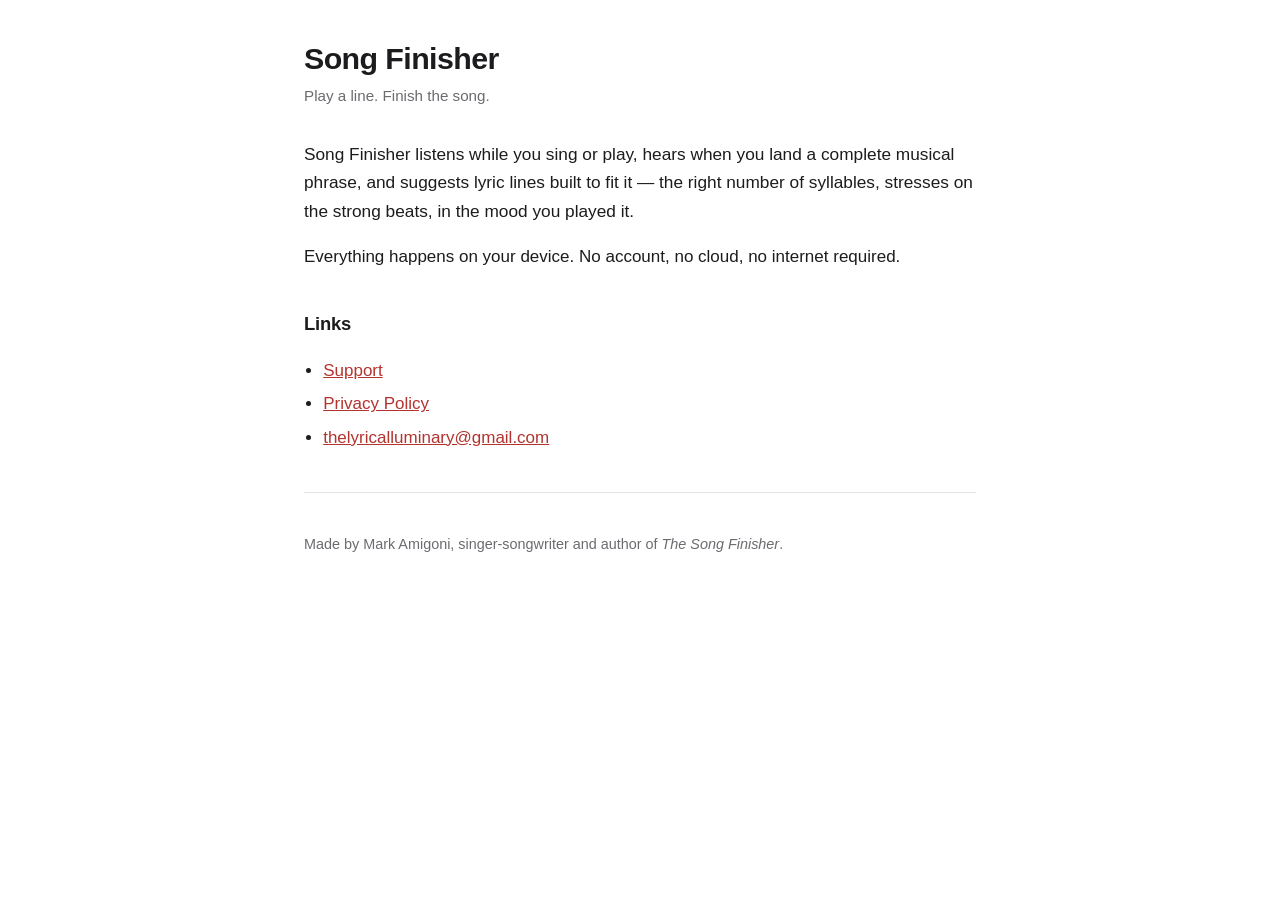
<file: index.html>
<!doctype html>
<html lang="en">
<head>
<meta charset="utf-8">
<meta name="viewport" content="width=device-width, initial-scale=1">
<title>Song Finisher</title>
<link rel="stylesheet" href="style.css">
</head>
<body>
<main>
  <h1>Song Finisher</h1>
  <p class="sub">Play a line. Finish the song.</p>

  <p class="lede">Song Finisher listens while you sing or play, hears when you land a
  complete musical phrase, and suggests lyric lines built to fit it — the right number of
  syllables, stresses on the strong beats, in the mood you played it.</p>

  <p>Everything happens on your device. No account, no cloud, no internet required.</p>

  <h2>Links</h2>
  <ul>
    <li><a href="support.html">Support</a></li>
    <li><a href="privacy.html">Privacy Policy</a></li>
    <li><a href="mailto:thelyricalluminary@gmail.com">thelyricalluminary@gmail.com</a></li>
  </ul>

  <hr>
  <footer>Made by Mark Amigoni, singer-songwriter and author of
  <em>The Song Finisher</em>.</footer>
</main>
</body>
</html>
</file>
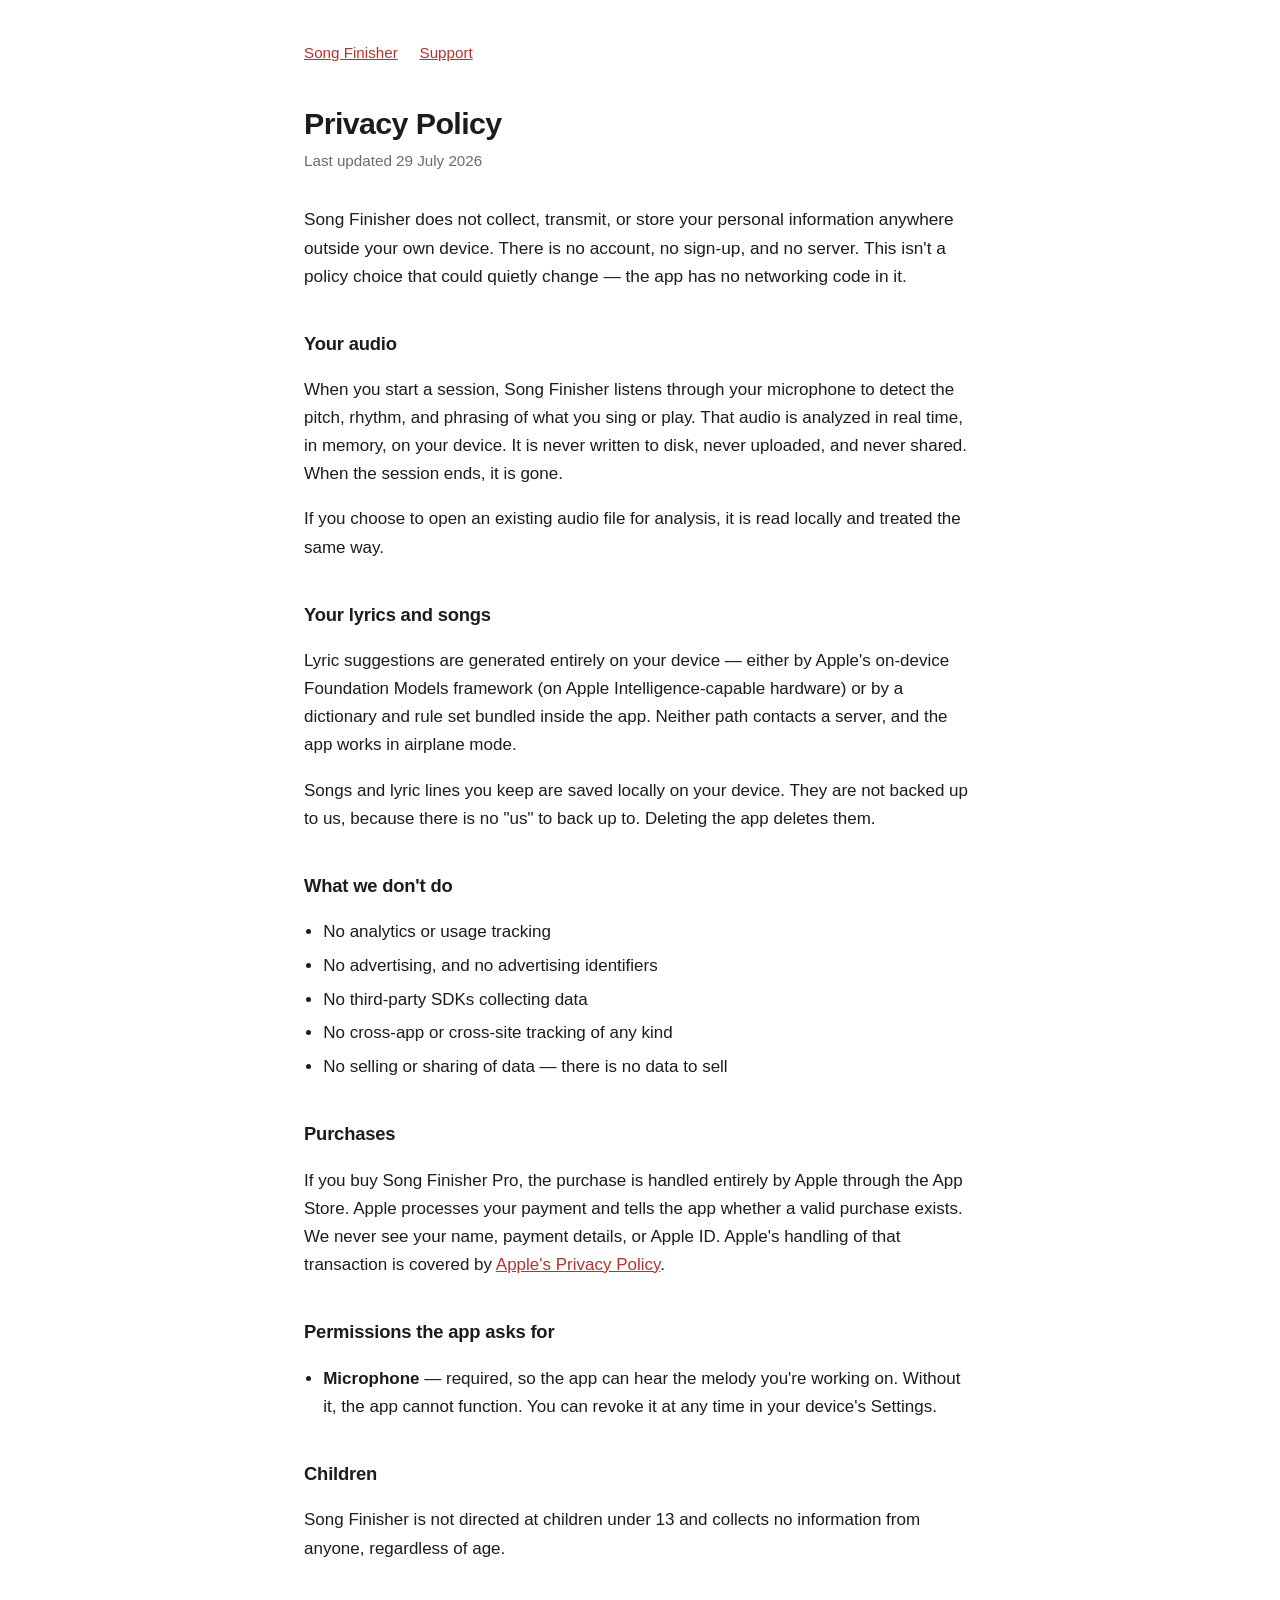
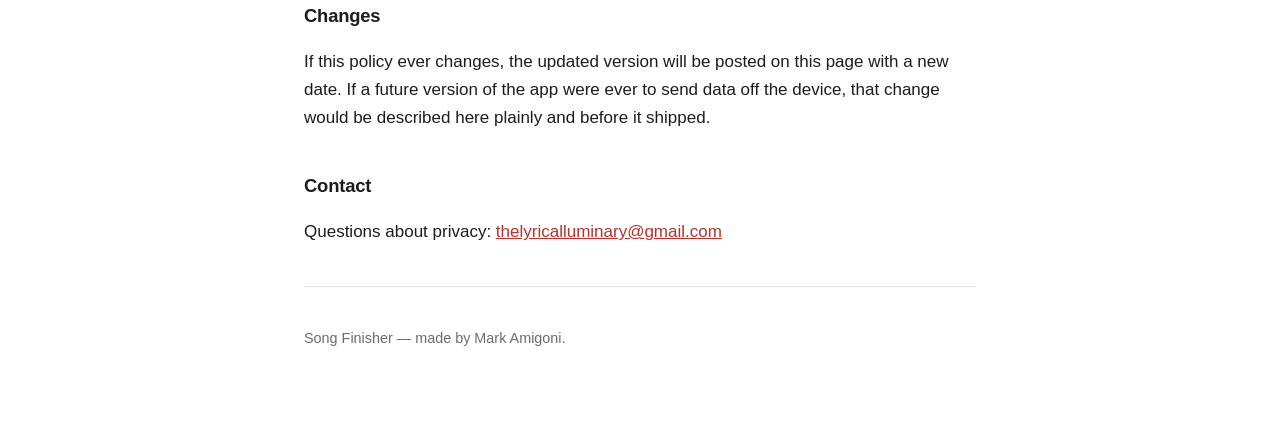
<file: privacy.html>
<!doctype html>
<html lang="en">
<head>
<meta charset="utf-8">
<meta name="viewport" content="width=device-width, initial-scale=1">
<title>Privacy Policy — Song Finisher</title>
<link rel="stylesheet" href="style.css">
</head>
<body>
<main>
  <nav>
    <a href="index.html">Song Finisher</a>
    <a href="support.html">Support</a>
  </nav>

  <h1>Privacy Policy</h1>
  <p class="sub">Last updated 29 July 2026</p>

  <p class="lede">Song Finisher does not collect, transmit, or store your personal
  information anywhere outside your own device. There is no account, no sign-up, and no
  server. This isn't a policy choice that could quietly change — the app has no networking
  code in it.</p>

  <h2>Your audio</h2>
  <p>When you start a session, Song Finisher listens through your microphone to detect the
  pitch, rhythm, and phrasing of what you sing or play. That audio is analyzed in real time,
  in memory, on your device. It is never written to disk, never uploaded, and never shared.
  When the session ends, it is gone.</p>
  <p>If you choose to open an existing audio file for analysis, it is read locally and
  treated the same way.</p>

  <h2>Your lyrics and songs</h2>
  <p>Lyric suggestions are generated entirely on your device — either by Apple's on-device
  Foundation Models framework (on Apple&nbsp;Intelligence-capable hardware) or by a dictionary
  and rule set bundled inside the app. Neither path contacts a server, and the app works in
  airplane mode.</p>
  <p>Songs and lyric lines you keep are saved locally on your device. They are not backed up
  to us, because there is no "us" to back up to. Deleting the app deletes them.</p>

  <h2>What we don't do</h2>
  <ul>
    <li>No analytics or usage tracking</li>
    <li>No advertising, and no advertising identifiers</li>
    <li>No third-party SDKs collecting data</li>
    <li>No cross-app or cross-site tracking of any kind</li>
    <li>No selling or sharing of data — there is no data to sell</li>
  </ul>

  <h2>Purchases</h2>
  <p>If you buy Song Finisher Pro, the purchase is handled entirely by Apple through the App
  Store. Apple processes your payment and tells the app whether a valid purchase exists. We
  never see your name, payment details, or Apple&nbsp;ID. Apple's handling of that transaction is
  covered by <a href="https://www.apple.com/legal/privacy/">Apple's Privacy Policy</a>.</p>

  <h2>Permissions the app asks for</h2>
  <ul>
    <li><strong>Microphone</strong> — required, so the app can hear the melody you're
    working on. Without it, the app cannot function. You can revoke it at any time in your
    device's Settings.</li>
  </ul>

  <h2>Children</h2>
  <p>Song Finisher is not directed at children under 13 and collects no information from
  anyone, regardless of age.</p>

  <h2>Changes</h2>
  <p>If this policy ever changes, the updated version will be posted on this page with a new
  date. If a future version of the app were ever to send data off the device, that change
  would be described here plainly and before it shipped.</p>

  <h2>Contact</h2>
  <p>Questions about privacy: <a href="mailto:thelyricalluminary@gmail.com">thelyricalluminary@gmail.com</a></p>

  <hr>
  <footer>Song Finisher — made by Mark Amigoni.</footer>
</main>
</body>
</html>
</file>
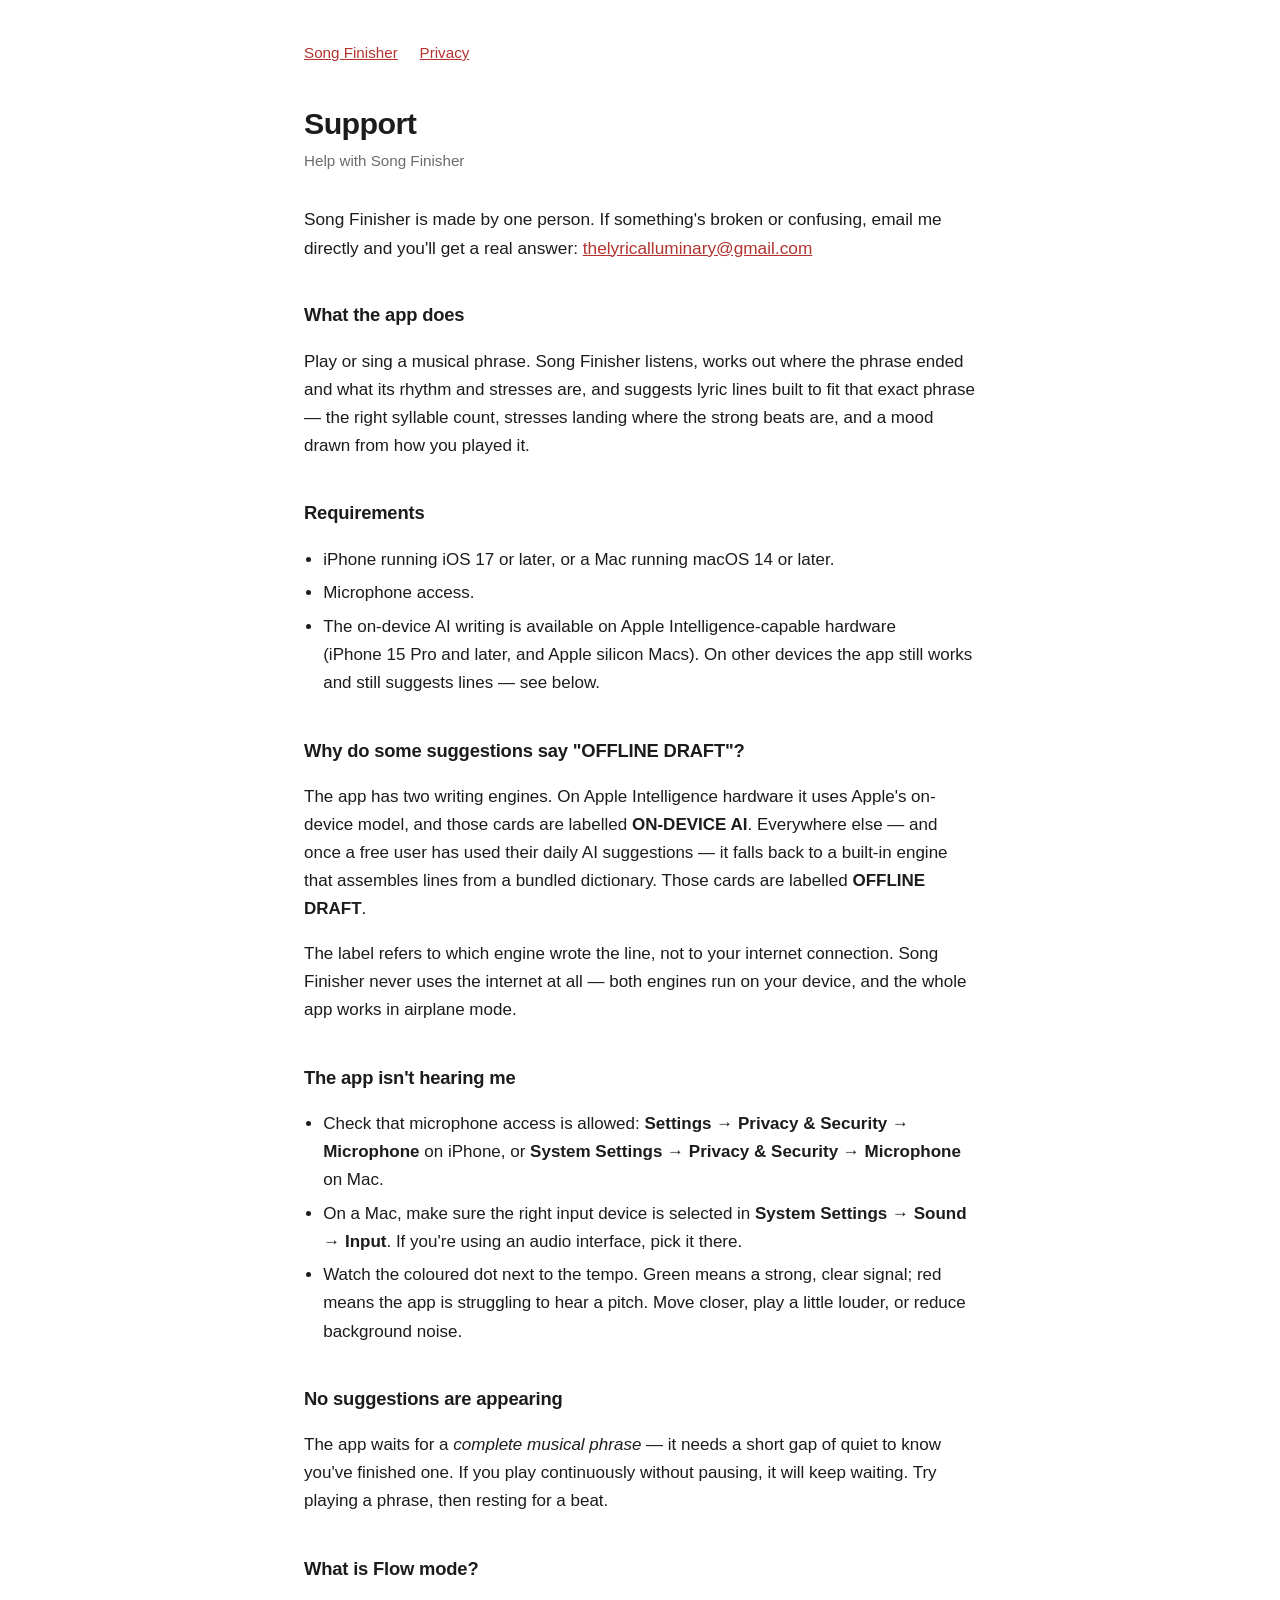
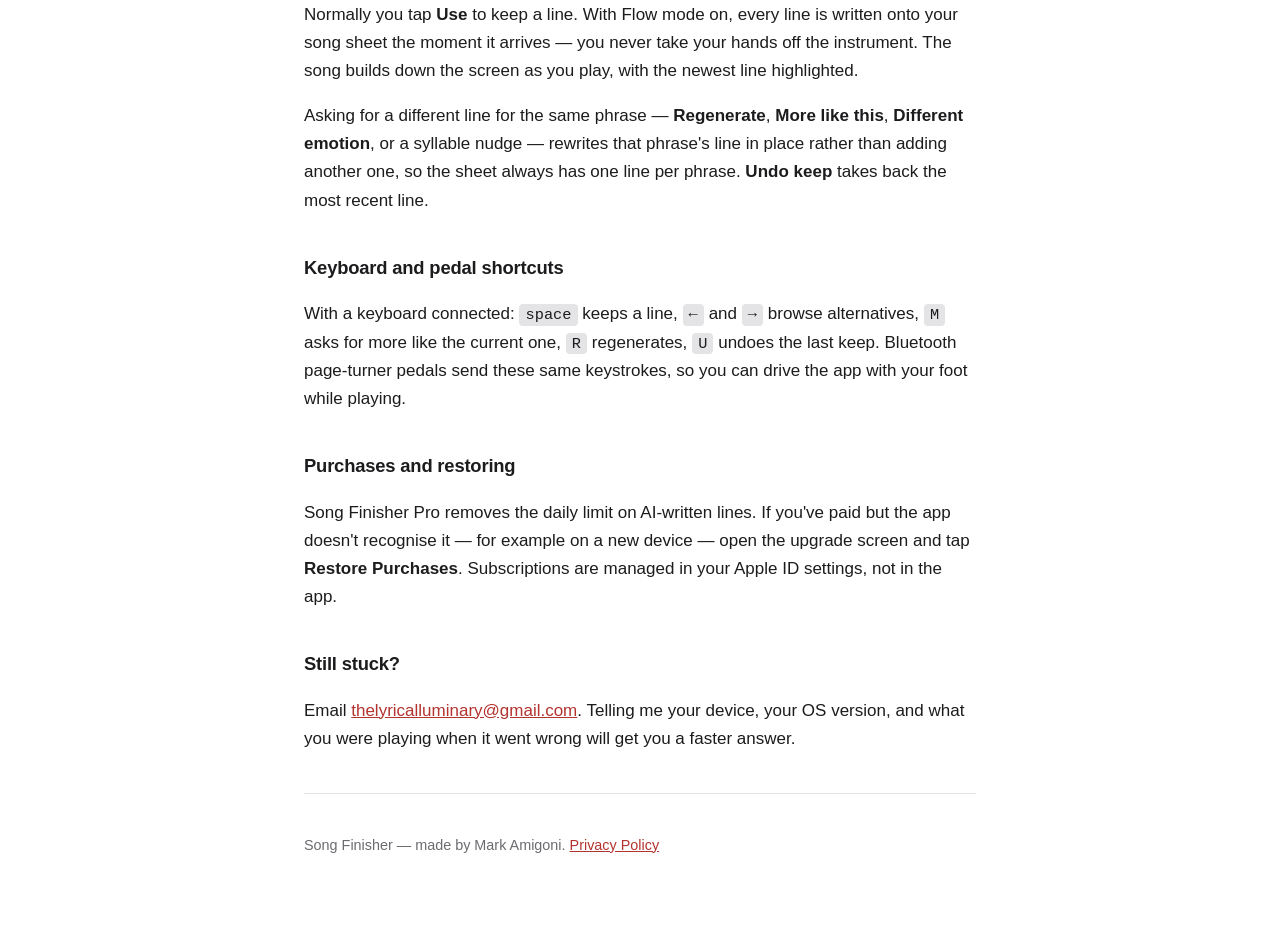
<file: support.html>
<!doctype html>
<html lang="en">
<head>
<meta charset="utf-8">
<meta name="viewport" content="width=device-width, initial-scale=1">
<title>Support — Song Finisher</title>
<link rel="stylesheet" href="style.css">
</head>
<body>
<main>
  <nav>
    <a href="index.html">Song Finisher</a>
    <a href="privacy.html">Privacy</a>
  </nav>

  <h1>Support</h1>
  <p class="sub">Help with Song Finisher</p>

  <p class="lede">Song Finisher is made by one person. If something's broken or confusing,
  email me directly and you'll get a real answer:
  <a href="mailto:thelyricalluminary@gmail.com">thelyricalluminary@gmail.com</a></p>

  <h2>What the app does</h2>
  <p>Play or sing a musical phrase. Song Finisher listens, works out where the phrase ended
  and what its rhythm and stresses are, and suggests lyric lines built to fit that exact
  phrase — the right syllable count, stresses landing where the strong beats are, and a mood
  drawn from how you played it.</p>

  <h2>Requirements</h2>
  <ul>
    <li>iPhone running iOS&nbsp;17 or later, or a Mac running macOS&nbsp;14 or later.</li>
    <li>Microphone access.</li>
    <li>The on-device AI writing is available on Apple&nbsp;Intelligence-capable hardware
    (iPhone&nbsp;15&nbsp;Pro and later, and Apple silicon Macs). On other devices the app still works
    and still suggests lines — see below.</li>
  </ul>

  <h2>Why do some suggestions say "OFFLINE DRAFT"?</h2>
  <p>The app has two writing engines. On Apple&nbsp;Intelligence hardware it uses Apple's
  on-device model, and those cards are labelled <strong>ON-DEVICE AI</strong>. Everywhere
  else — and once a free user has used their daily AI suggestions — it falls back to a
  built-in engine that assembles lines from a bundled dictionary. Those cards are labelled
  <strong>OFFLINE DRAFT</strong>.</p>
  <p>The label refers to which engine wrote the line, not to your internet connection.
  Song Finisher never uses the internet at all — both engines run on your device, and the
  whole app works in airplane mode.</p>

  <h2>The app isn't hearing me</h2>
  <ul>
    <li>Check that microphone access is allowed: <strong>Settings → Privacy &amp; Security →
    Microphone</strong> on iPhone, or <strong>System Settings → Privacy &amp; Security →
    Microphone</strong> on Mac.</li>
    <li>On a Mac, make sure the right input device is selected in
    <strong>System Settings → Sound → Input</strong>. If you're using an audio interface,
    pick it there.</li>
    <li>Watch the coloured dot next to the tempo. Green means a strong, clear signal; red
    means the app is struggling to hear a pitch. Move closer, play a little louder, or
    reduce background noise.</li>
  </ul>

  <h2>No suggestions are appearing</h2>
  <p>The app waits for a <em>complete musical phrase</em> — it needs a short gap of quiet to
  know you've finished one. If you play continuously without pausing, it will keep waiting.
  Try playing a phrase, then resting for a beat.</p>

  <h2>What is Flow mode?</h2>
  <p>Normally you tap <strong>Use</strong> to keep a line. With Flow mode on, every line is
  written onto your song sheet the moment it arrives — you never take your hands off the
  instrument. The song builds down the screen as you play, with the newest line highlighted.</p>
  <p>Asking for a different line for the same phrase — <strong>Regenerate</strong>,
  <strong>More like this</strong>, <strong>Different emotion</strong>, or a syllable nudge —
  rewrites that phrase's line in place rather than adding another one, so the sheet always has
  one line per phrase. <strong>Undo keep</strong> takes back the most recent line.</p>

  <h2>Keyboard and pedal shortcuts</h2>
  <p>With a keyboard connected: <code>space</code> keeps a line, <code>←</code> and
  <code>→</code> browse alternatives, <code>M</code> asks for more like the current one,
  <code>R</code> regenerates, <code>U</code> undoes the last keep. Bluetooth page-turner
  pedals send these same keystrokes, so you can drive the app with your foot while playing.</p>

  <h2>Purchases and restoring</h2>
  <p>Song Finisher Pro removes the daily limit on AI-written lines. If you've paid but the
  app doesn't recognise it — for example on a new device — open the upgrade screen and tap
  <strong>Restore Purchases</strong>. Subscriptions are managed in your Apple&nbsp;ID settings,
  not in the app.</p>

  <h2>Still stuck?</h2>
  <p>Email <a href="mailto:thelyricalluminary@gmail.com">thelyricalluminary@gmail.com</a>.
  Telling me your device, your OS version, and what you were playing when it went wrong will
  get you a faster answer.</p>

  <hr>
  <footer>Song Finisher — made by Mark Amigoni.
  <a href="privacy.html">Privacy Policy</a></footer>
</main>
</body>
</html>
</file>
<file: style.css>
:root {
  --bg: #ffffff;
  --fg: #1c1c1e;
  --muted: #6b6b70;
  --rule: #e4e4e7;
  --accent: #b3332f;
}
@media (prefers-color-scheme: dark) {
  :root {
    --bg: #131316;
    --fg: #ececee;
    --muted: #9a9aa0;
    --rule: #2c2c31;
    --accent: #ff6b63;
  }
}
* { box-sizing: border-box; }
body {
  margin: 0;
  padding: 2.5rem 1.25rem 5rem;
  background: var(--bg);
  color: var(--fg);
  font: 17px/1.65 -apple-system, BlinkMacSystemFont, "Segoe UI", Helvetica, Arial, sans-serif;
  -webkit-text-size-adjust: 100%;
}
main { max-width: 42rem; margin: 0 auto; }
h1 { font-size: 1.9rem; line-height: 1.2; margin: 0 0 .4rem; letter-spacing: -0.02em; }
h2 { font-size: 1.15rem; margin: 2.4rem 0 .6rem; letter-spacing: -0.01em; }
p, li { color: var(--fg); }
ul { padding-left: 1.2rem; }
li { margin: .35rem 0; }
a { color: var(--accent); }
.sub { color: var(--muted); margin: 0 0 2rem; font-size: .95rem; }
.lede { font-size: 1.08rem; }
hr { border: 0; border-top: 1px solid var(--rule); margin: 2.5rem 0; }
footer { color: var(--muted); font-size: .9rem; }
nav { margin-bottom: 2.5rem; font-size: .95rem; }
nav a { margin-right: 1.1rem; }
code { background: var(--rule); padding: .12em .4em; border-radius: 4px; font-size: .9em; }
</file>
